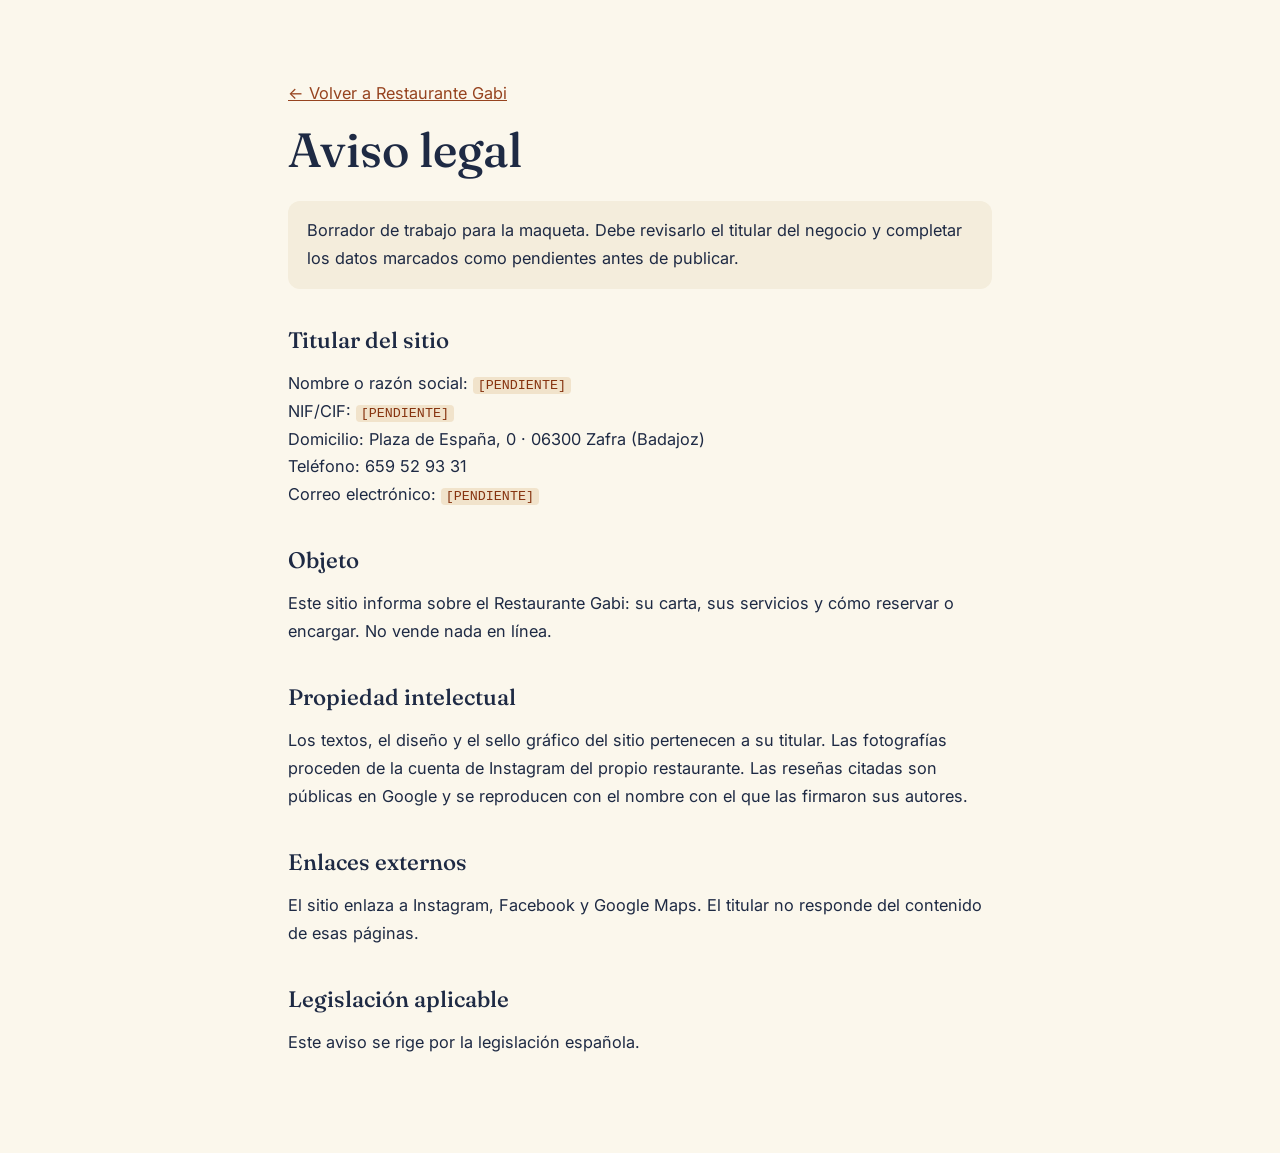
<file: aviso-legal.html>
<!DOCTYPE html>
<html lang="es">
<head>
<meta charset="utf-8">
<meta name="viewport" content="width=device-width, initial-scale=1">
<meta name="robots" content="noindex, nofollow">
<title>Aviso legal · Restaurante Gabi</title>
<link rel="icon" href="assets/favicon.svg" type="image/svg+xml">
<link rel="stylesheet" href="https://fonts.googleapis.com/css2?family=Fraunces:opsz,wght@9..144,500&family=Inter:wght@400;600&display=swap">
<style>
  body { margin: 0; background: #FBF7EC; color: #1E2A44; font: 400 1.02rem/1.7 'Inter', system-ui, sans-serif; }
  main { max-width: 44rem; margin: 0 auto; padding: 4rem 1.4rem 5rem; }
  h1 { font: 500 clamp(2rem, 6vw, 3rem)/1.1 'Fraunces', Georgia, serif; margin: 0 0 1.5rem; }
  h2 { font: 500 1.4rem/1.2 'Fraunces', Georgia, serif; margin: 2.4rem 0 .8rem; }
  .pendiente { font-family: ui-monospace, Consolas, monospace; font-size: .82em; color: #86330F; background: rgba(200, 146, 72, .2); padding: .1em .35em; border-radius: 4px; }
  .aviso { background: #F4EDDC; border-radius: 12px; padding: 1rem 1.2rem; }
  a { color: #96431F; }
</style>
</head>
<body>
<main>
  <p><a href="./">← Volver a Restaurante Gabi</a></p>
  <h1>Aviso legal</h1>
  <p class="aviso">Borrador de trabajo para la maqueta. Debe revisarlo el titular del negocio y completar los datos marcados como pendientes antes de publicar.</p>

  <h2>Titular del sitio</h2>
  <p>
    Nombre o razón social: <span class="pendiente">[PENDIENTE]</span><br>
    NIF/CIF: <span class="pendiente">[PENDIENTE]</span><br>
    Domicilio: Plaza de España, 0 · 06300 Zafra (Badajoz)<br>
    Teléfono: 659 52 93 31<br>
    Correo electrónico: <span class="pendiente">[PENDIENTE]</span>
  </p>

  <h2>Objeto</h2>
  <p>Este sitio informa sobre el Restaurante Gabi: su carta, sus servicios y cómo reservar o encargar. No vende nada en línea.</p>

  <h2>Propiedad intelectual</h2>
  <p>Los textos, el diseño y el sello gráfico del sitio pertenecen a su titular. Las fotografías proceden de la cuenta de Instagram del propio restaurante. Las reseñas citadas son públicas en Google y se reproducen con el nombre con el que las firmaron sus autores.</p>

  <h2>Enlaces externos</h2>
  <p>El sitio enlaza a Instagram, Facebook y Google Maps. El titular no responde del contenido de esas páginas.</p>

  <h2>Legislación aplicable</h2>
  <p>Este aviso se rige por la legislación española.</p>
</main>
</body>
</html>
</file>
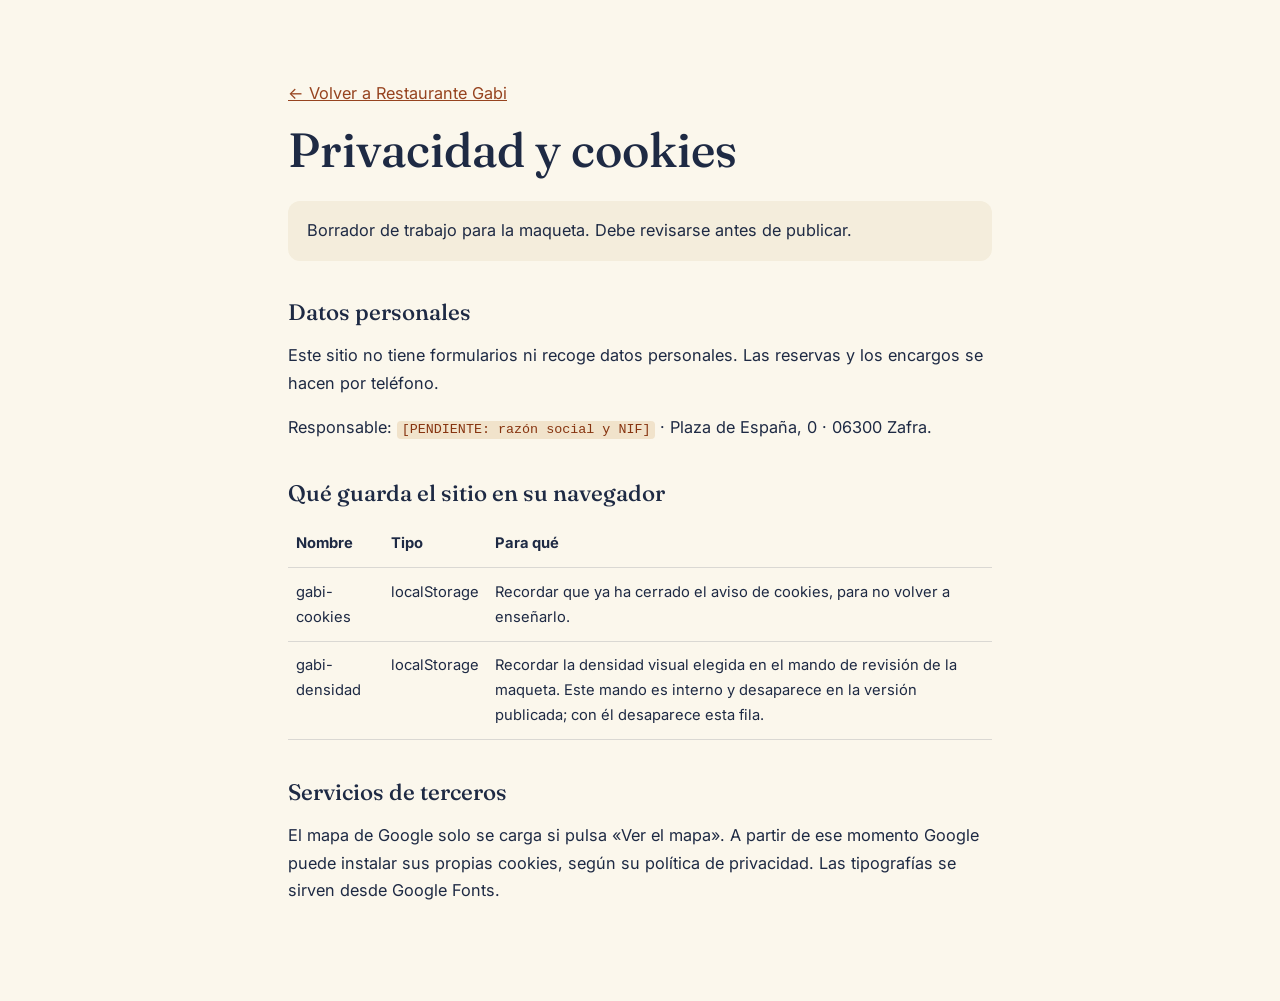
<file: privacidad.html>
<!DOCTYPE html>
<html lang="es">
<head>
<meta charset="utf-8">
<meta name="viewport" content="width=device-width, initial-scale=1">
<meta name="robots" content="noindex, nofollow">
<title>Privacidad y cookies · Restaurante Gabi</title>
<link rel="icon" href="assets/favicon.svg" type="image/svg+xml">
<link rel="stylesheet" href="https://fonts.googleapis.com/css2?family=Fraunces:opsz,wght@9..144,500&family=Inter:wght@400;600&display=swap">
<style>
  body { margin: 0; background: #FBF7EC; color: #1E2A44; font: 400 1.02rem/1.7 'Inter', system-ui, sans-serif; }
  main { max-width: 44rem; margin: 0 auto; padding: 4rem 1.4rem 5rem; }
  h1 { font: 500 clamp(2rem, 6vw, 3rem)/1.1 'Fraunces', Georgia, serif; margin: 0 0 1.5rem; }
  h2 { font: 500 1.4rem/1.2 'Fraunces', Georgia, serif; margin: 2.4rem 0 .8rem; }
  .pendiente { font-family: ui-monospace, Consolas, monospace; font-size: .82em; color: #86330F; background: rgba(200, 146, 72, .2); padding: .1em .35em; border-radius: 4px; }
  .aviso { background: #F4EDDC; border-radius: 12px; padding: 1rem 1.2rem; }
  table { width: 100%; border-collapse: collapse; font-size: .92rem; }
  th, td { text-align: left; vertical-align: top; padding: .7rem .5rem; border-bottom: 1px solid rgba(30, 42, 68, .15); }
  a { color: #96431F; }
</style>
</head>
<body>
<main>
  <p><a href="./">← Volver a Restaurante Gabi</a></p>
  <h1>Privacidad y cookies</h1>
  <p class="aviso">Borrador de trabajo para la maqueta. Debe revisarse antes de publicar.</p>

  <h2>Datos personales</h2>
  <p>Este sitio no tiene formularios ni recoge datos personales. Las reservas y los encargos se hacen por teléfono.</p>
  <p>Responsable: <span class="pendiente">[PENDIENTE: razón social y NIF]</span> · Plaza de España, 0 · 06300 Zafra.</p>

  <h2>Qué guarda el sitio en su navegador</h2>
  <table>
    <thead><tr><th scope="col">Nombre</th><th scope="col">Tipo</th><th scope="col">Para qué</th></tr></thead>
    <tbody>
      <tr>
        <td>gabi-cookies</td>
        <td>localStorage</td>
        <td>Recordar que ya ha cerrado el aviso de cookies, para no volver a enseñarlo.</td>
      </tr>
      <tr>
        <td>gabi-densidad</td>
        <td>localStorage</td>
        <td>Recordar la densidad visual elegida en el mando de revisión de la maqueta. Este mando es interno y desaparece en la versión publicada; con él desaparece esta fila.</td>
      </tr>
    </tbody>
  </table>

  <h2>Servicios de terceros</h2>
  <p>El mapa de Google solo se carga si pulsa «Ver el mapa». A partir de ese momento Google puede instalar sus propias cookies, según su política de privacidad. Las tipografías se sirven desde Google Fonts.</p>
</main>
</body>
</html>
</file>
